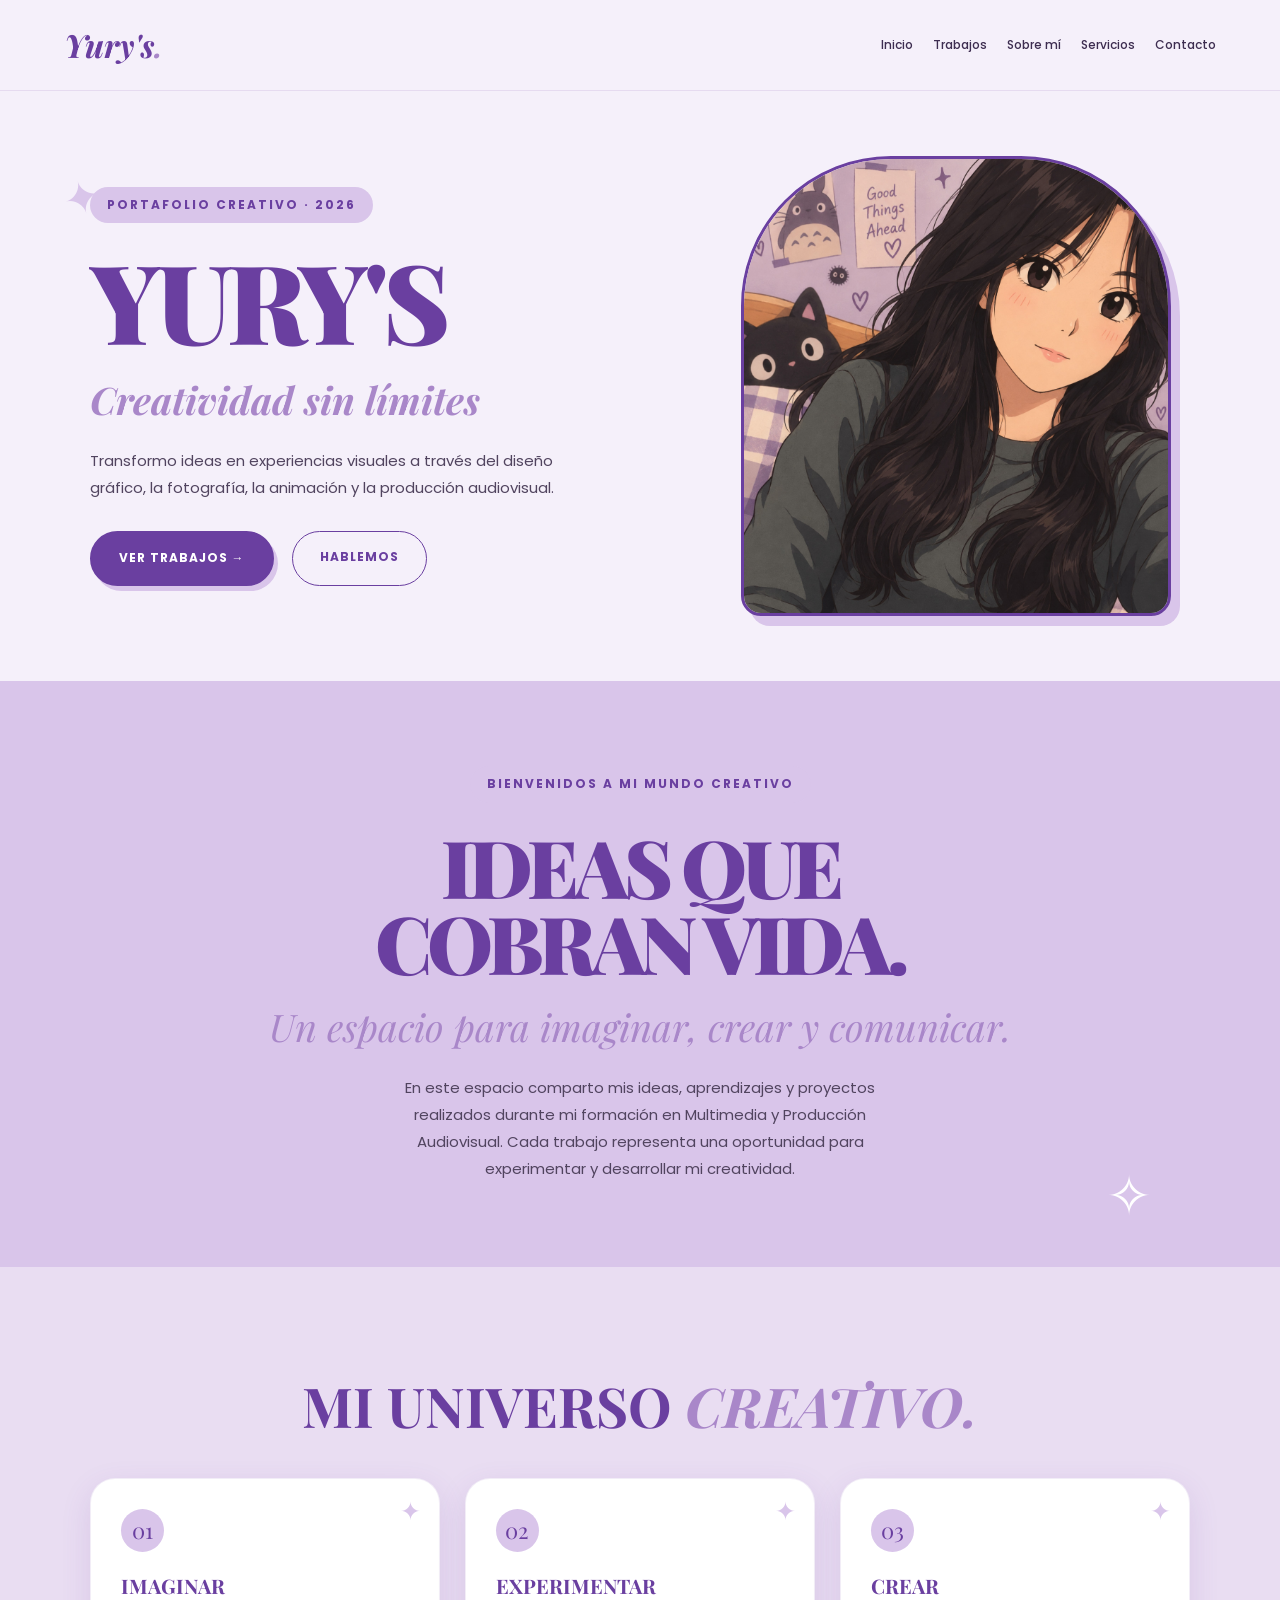
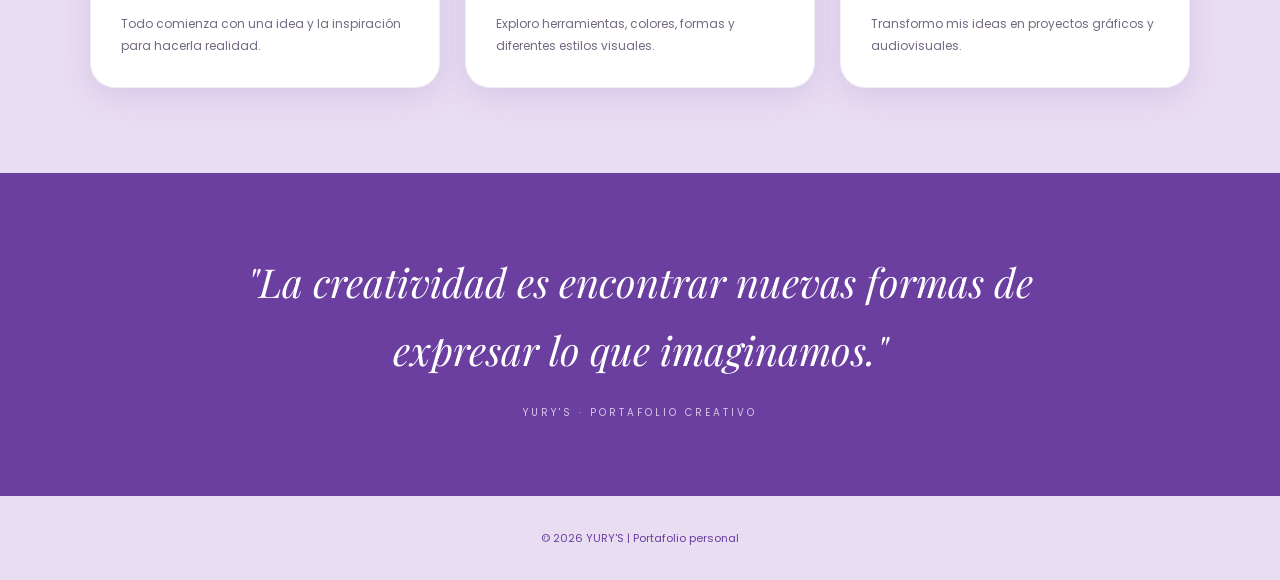
<file: index.html>
<!DOCTYPE html>
<html lang="es">
<head>
    <meta charset="UTF-8">
    <meta name="viewport" content="width=device-width, initial-scale=1.0">
    <title>Inicio | Yury's</title>
    <link rel="preconnect" href="https://fonts.googleapis.com">
    <link rel="preconnect" href="https://fonts.gstatic.com" crossorigin>
    <link href="https://fonts.googleapis.com/css2?family=Playfair+Display:ital,wght@0,500;0,600;0,700;1,500&family=Poppins:wght@300;400;500;600;700&display=swap" rel="stylesheet">
    <link rel="stylesheet" href="estilos.css">
</head>

<body>

    <header class="encabezado">
        <div class="contenedor">
            <a class="logo" href="index.html">Yury's<span>.</span></a>

            <nav class="menu">
                
                <a href="inicio.html">Inicio</a>
                <a href="trabajos.html">Trabajos</a>
                <a href="sobremi.html">Sobre mí</a>
                <a href="servicios.html">Servicios</a>
                <a href="contacto.html">Contacto</a>
            </nav>
        </div>
    </header>


<section class="hero">

    <div class="hero-texto">

        <span class="etiqueta-rosa">
            PORTAFOLIO CREATIVO · 2026
        </span>

        <h1 class="titulo-azul">
            YURY'S
        </h1>

        <h2 class="subtitulo-cursiva">
            Creatividad sin límites
        </h2>

        <p class="descripcion">
            Transformo ideas en experiencias visuales a través del
            diseño gráfico, la fotografía, la animación y la
            producción audiovisual.
        </p>

        <div class="botones-hero">

            <a href="trabajos.html" class="btn-rosa-sombra">
                VER TRABAJOS →
            </a>

            <a href="contacto.html" class="btn-borde">
                HABLEMOS
            </a>

        </div>

    </div>

    <div class="hero-imagen">

        <img src="liz.jpg"
             alt="Fotografía personal de Yury">

    </div>

</section>


    <main>

        <section class="pagina-intro">
            <span class="etiqueta-rosa">BIENVENIDOS A MI MUNDO CREATIVO</span>

            <h1 class="titulo-azul">
                IDEAS QUE
                <br>
                COBRAN VIDA.
            </h1>

            <p class="subtitulo-cursiva">
                Un espacio para imaginar, crear y comunicar.
            </p>

            <p class="descripcion">
                En este espacio comparto mis ideas, aprendizajes y proyectos
                realizados durante mi formación en Multimedia y Producción
                Audiovisual. Cada trabajo representa una oportunidad para
                experimentar y desarrollar mi creatividad.
            </p>
        </section>

        <section class="especialidades">
            <h2 class="titulo-seccion">
                MI UNIVERSO
                <span>CREATIVO.</span>
            </h2>

            <div class="contenedor-especialidades">

                <article class="tarjeta-especialidad">
                    <span>01</span>
                    <h3>IMAGINAR</h3>
                    <p>Todo comienza con una idea y la inspiración para hacerla realidad.</p>
                </article>

                <article class="tarjeta-especialidad">
                    <span>02</span>
                    <h3>EXPERIMENTAR</h3>
                    <p>Exploro herramientas, colores, formas y diferentes estilos visuales.</p>
                </article>

                <article class="tarjeta-especialidad">
                    <span>03</span>
                    <h3>CREAR</h3>
                    <p>Transformo mis ideas en proyectos gráficos y audiovisuales.</p>
                </article>

            </div>
        </section>

        <section class="frase-creativa">
            <p>
                "La creatividad es encontrar nuevas formas
                de expresar lo que imaginamos."
            </p>
            <span>YURY'S · PORTAFOLIO CREATIVO</span>
        </section>

    </main>

    <footer class="footer-simple">
        <p>© 2026 YURY'S | Portafolio personal</p>
    </footer>

</body>
</html>
</file>
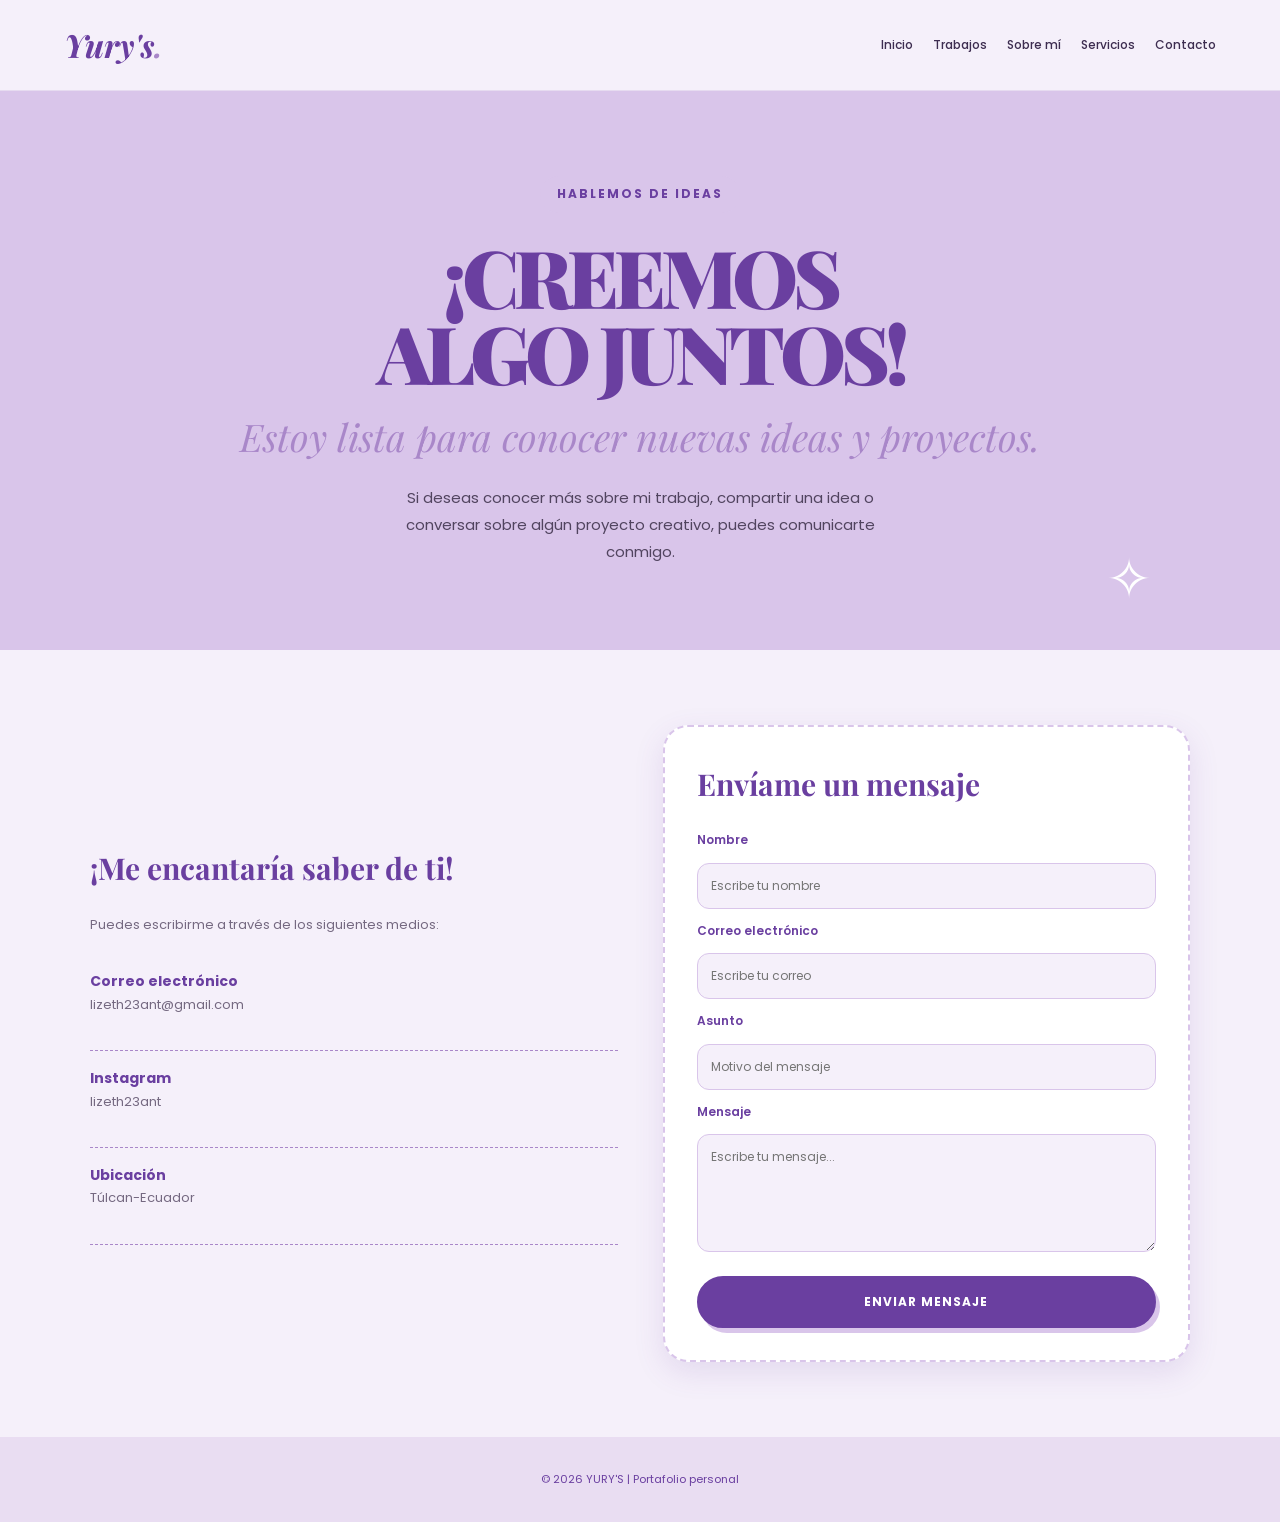
<file: contacto.html>
<!DOCTYPE html>
<html lang="es">
<head>
    <meta charset="UTF-8">
    <meta name="viewport" content="width=device-width, initial-scale=1.0">
    <title>Contacto | Yury's</title>
    <link rel="preconnect" href="https://fonts.googleapis.com">
    <link rel="preconnect" href="https://fonts.gstatic.com" crossorigin>
    <link href="https://fonts.googleapis.com/css2?family=Playfair+Display:ital,wght@0,500;0,600;0,700;1,500&family=Poppins:wght@300;400;500;600;700&display=swap" rel="stylesheet">
    <link rel="stylesheet" href="estilos.css">
</head>

<body>

  
    <header class="encabezado">
        <div class="contenedor">
            <a class="logo" href="index.html">Yury's<span>.</span></a>

            <nav class="menu">
                
                <a href="inicio.html">Inicio</a>
                <a href="trabajos.html">Trabajos</a>
                <a href="sobremi.html">Sobre mí</a>
                <a href="servicios.html">Servicios</a>
                <a href="contacto.html">Contacto</a>
            </nav>
        </div>
    </header>

    <main>

        <section class="pagina-intro">
            <span class="etiqueta-rosa">HABLEMOS DE IDEAS</span>

            <h1 class="titulo-azul">
                ¡CREEMOS
                <br>
                ALGO JUNTOS!
            </h1>

            <p class="subtitulo-cursiva">
                Estoy lista para conocer nuevas ideas y proyectos.
            </p>

            <p class="descripcion">
                Si deseas conocer más sobre mi trabajo, compartir una idea
                o conversar sobre algún proyecto creativo, puedes
                comunicarte conmigo.
            </p>
        </section>

        <section class="contacto-contenedor">

            <div class="contacto-info">

                <h2>¡Me encantaría saber de ti!</h2>

                <p>
                    Puedes escribirme a través de los siguientes medios:
                </p>

                <div>
                    <h3>Correo electrónico</h3>
                    <p>lizeth23ant@gmail.com</p>
                </div>

                <div>
                    <h3>Instagram</h3>
                    <p>lizeth23ant</p>
                </div>

                <div>
                    <h3>Ubicación</h3>
                    <p>Túlcan-Ecuador</p>
                </div>

            </div>

    
            <div class="contacto-formulario">

                <h2>Envíame un mensaje</h2>

                <form action="mailto:tucorreo@gmail.com"
                      method="post"
                      enctype="text/plain">

                    <label for="nombre">Nombre</label>
                    <input type="text" id="nombre" name="Nombre"
                           placeholder="Escribe tu nombre" required>

                    <label for="correo">Correo electrónico</label>
                    <input type="email" id="correo" name="Correo"
                           placeholder="Escribe tu correo" required>

                    <label for="asunto">Asunto</label>
                    <input type="text" id="asunto" name="Asunto"
                           placeholder="Motivo del mensaje">

                    <label for="mensaje">Mensaje</label>
                    <textarea id="mensaje" name="Mensaje"
                              rows="5"
                              placeholder="Escribe tu mensaje..."
                              required></textarea>

                    <button type="submit" class="btn-rosa-sombra">
                        ENVIAR MENSAJE
                    </button>

                </form>

            </div>

        </section>

    </main>

    <footer class="footer-simple">
        <p>© 2026 YURY'S | Portafolio personal</p>
    </footer>

</body>
</html>
</file>
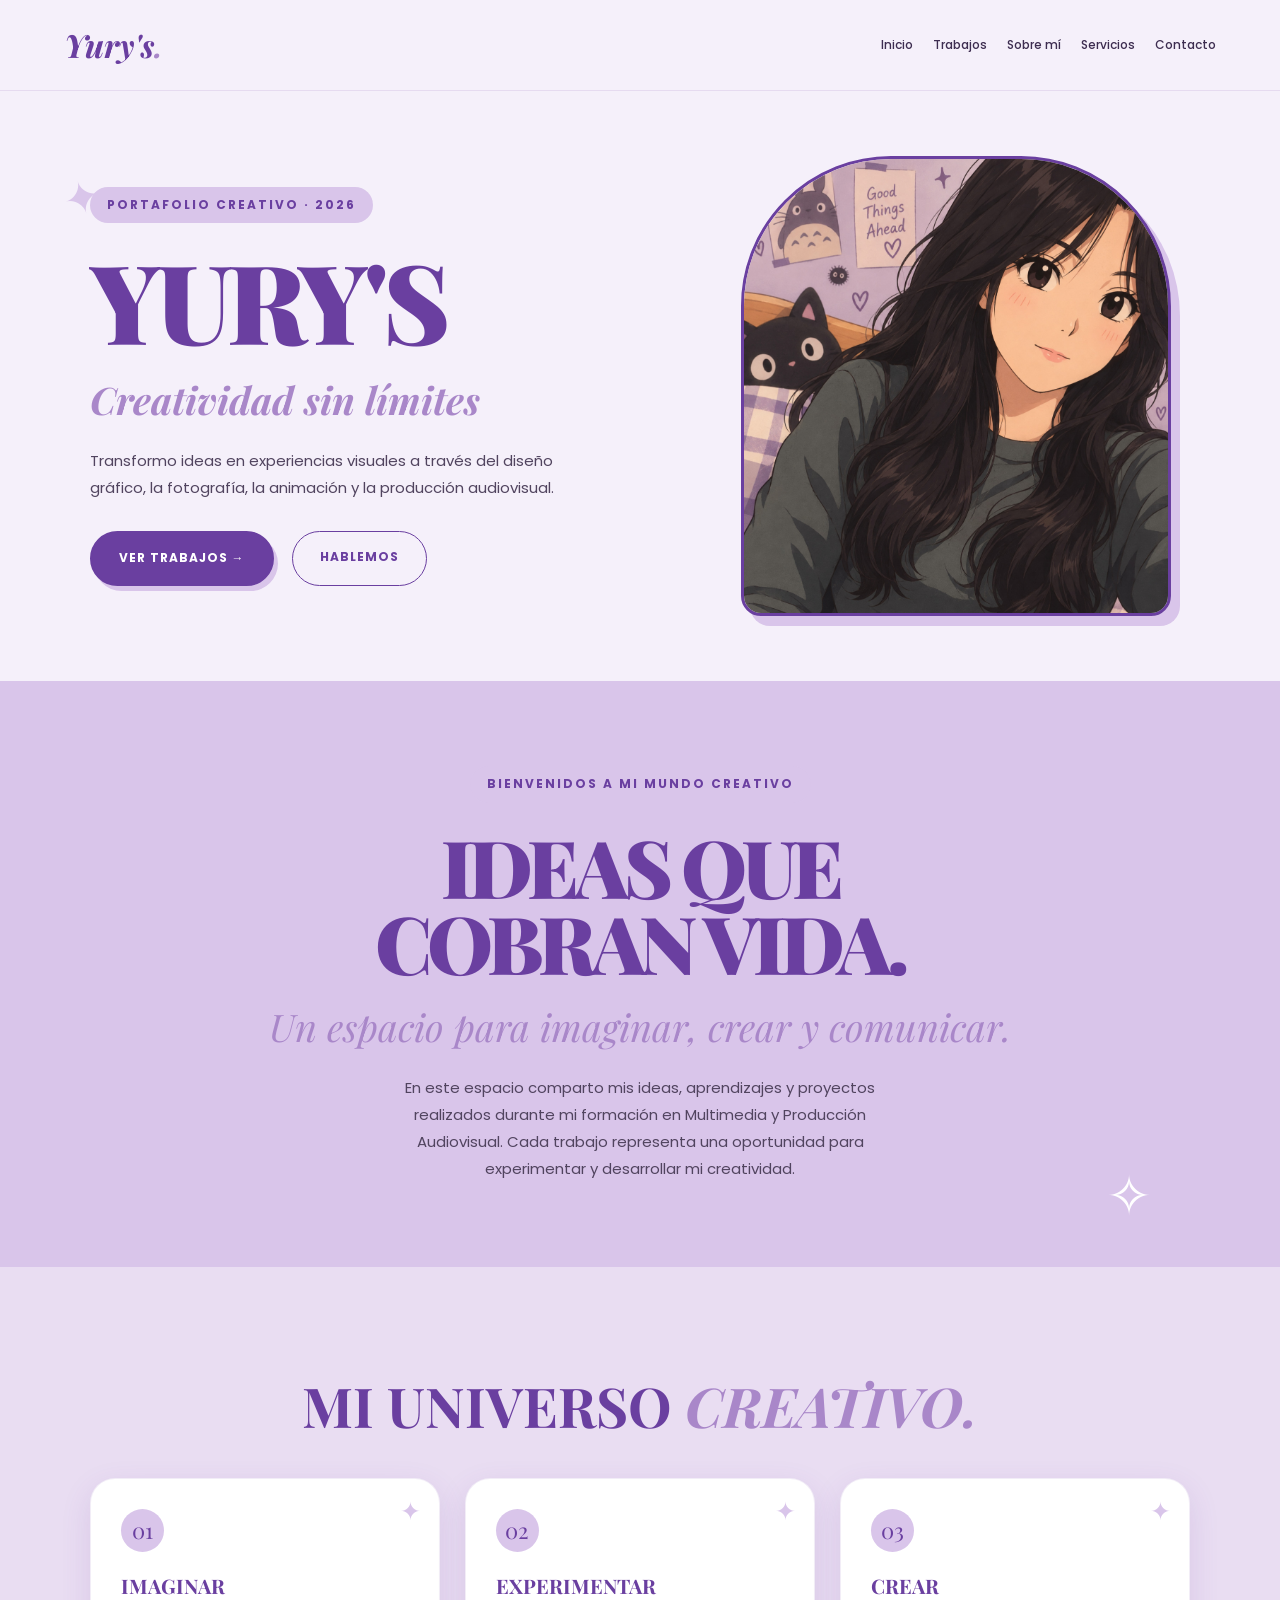
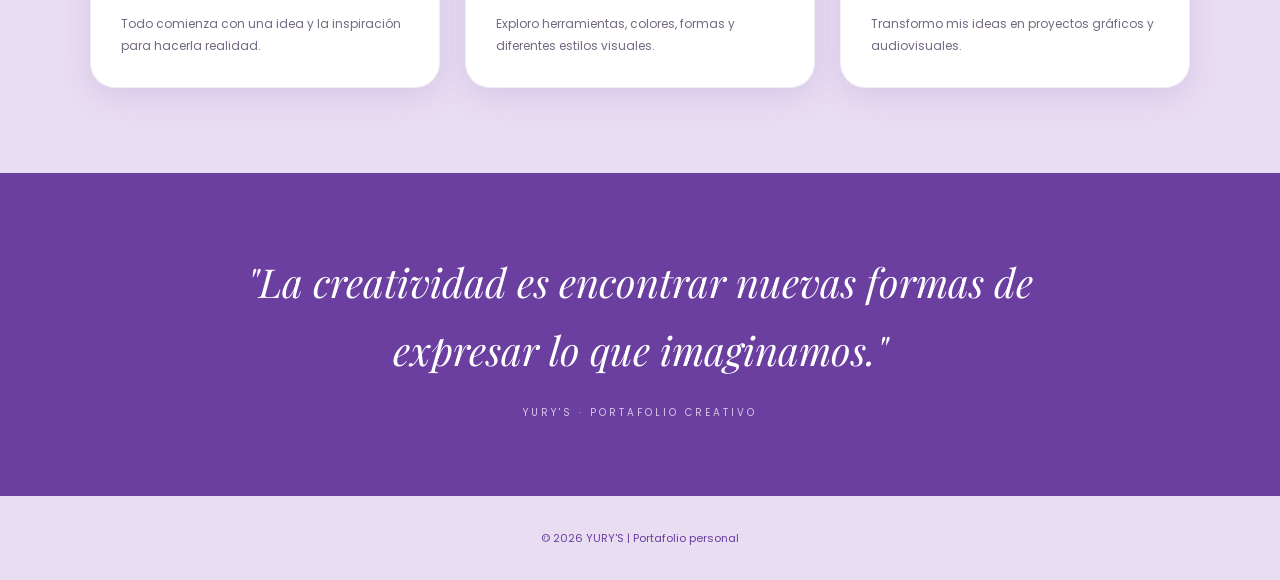
<file: inicio.html>
<!DOCTYPE html>
<html lang="es">
<head>
    <meta charset="UTF-8">
    <meta name="viewport" content="width=device-width, initial-scale=1.0">
    <title>Inicio | Yury's</title>
    <link rel="preconnect" href="https://fonts.googleapis.com">
    <link rel="preconnect" href="https://fonts.gstatic.com" crossorigin>
    <link href="https://fonts.googleapis.com/css2?family=Playfair+Display:ital,wght@0,500;0,600;0,700;1,500&family=Poppins:wght@300;400;500;600;700&display=swap" rel="stylesheet">
    <link rel="stylesheet" href="estilos.css">
</head>

<body>

    <header class="encabezado">
        <div class="contenedor">
            <a class="logo" href="index.html">Yury's<span>.</span></a>

            <nav class="menu">
                
                <a href="inicio.html">Inicio</a>
                <a href="trabajos.html">Trabajos</a>
                <a href="sobremi.html">Sobre mí</a>
                <a href="servicios.html">Servicios</a>
                <a href="contacto.html">Contacto</a>
            </nav>
        </div>
    </header>


<section class="hero">

    <div class="hero-texto">

        <span class="etiqueta-rosa">
            PORTAFOLIO CREATIVO · 2026
        </span>

        <h1 class="titulo-azul">
            YURY'S
        </h1>

        <h2 class="subtitulo-cursiva">
            Creatividad sin límites
        </h2>

        <p class="descripcion">
            Transformo ideas en experiencias visuales a través del
            diseño gráfico, la fotografía, la animación y la
            producción audiovisual.
        </p>

        <div class="botones-hero">

            <a href="trabajos.html" class="btn-rosa-sombra">
                VER TRABAJOS →
            </a>

            <a href="contacto.html" class="btn-borde">
                HABLEMOS
            </a>

        </div>

    </div>

    <div class="hero-imagen">

        <img src="liz.jpg"
             alt="Fotografía personal de Yury">

    </div>

</section>


    <main>

        <section class="pagina-intro">
            <span class="etiqueta-rosa">BIENVENIDOS A MI MUNDO CREATIVO</span>

            <h1 class="titulo-azul">
                IDEAS QUE
                <br>
                COBRAN VIDA.
            </h1>

            <p class="subtitulo-cursiva">
                Un espacio para imaginar, crear y comunicar.
            </p>

            <p class="descripcion">
                En este espacio comparto mis ideas, aprendizajes y proyectos
                realizados durante mi formación en Multimedia y Producción
                Audiovisual. Cada trabajo representa una oportunidad para
                experimentar y desarrollar mi creatividad.
            </p>
        </section>

        <section class="especialidades">
            <h2 class="titulo-seccion">
                MI UNIVERSO
                <span>CREATIVO.</span>
            </h2>

            <div class="contenedor-especialidades">

                <article class="tarjeta-especialidad">
                    <span>01</span>
                    <h3>IMAGINAR</h3>
                    <p>Todo comienza con una idea y la inspiración para hacerla realidad.</p>
                </article>

                <article class="tarjeta-especialidad">
                    <span>02</span>
                    <h3>EXPERIMENTAR</h3>
                    <p>Exploro herramientas, colores, formas y diferentes estilos visuales.</p>
                </article>

                <article class="tarjeta-especialidad">
                    <span>03</span>
                    <h3>CREAR</h3>
                    <p>Transformo mis ideas en proyectos gráficos y audiovisuales.</p>
                </article>

            </div>
        </section>

        <section class="frase-creativa">
            <p>
                "La creatividad es encontrar nuevas formas
                de expresar lo que imaginamos."
            </p>
            <span>YURY'S · PORTAFOLIO CREATIVO</span>
        </section>

    </main>

    <footer class="footer-simple">
        <p>© 2026 YURY'S | Portafolio personal</p>
    </footer>

</body>
</html>
</file>
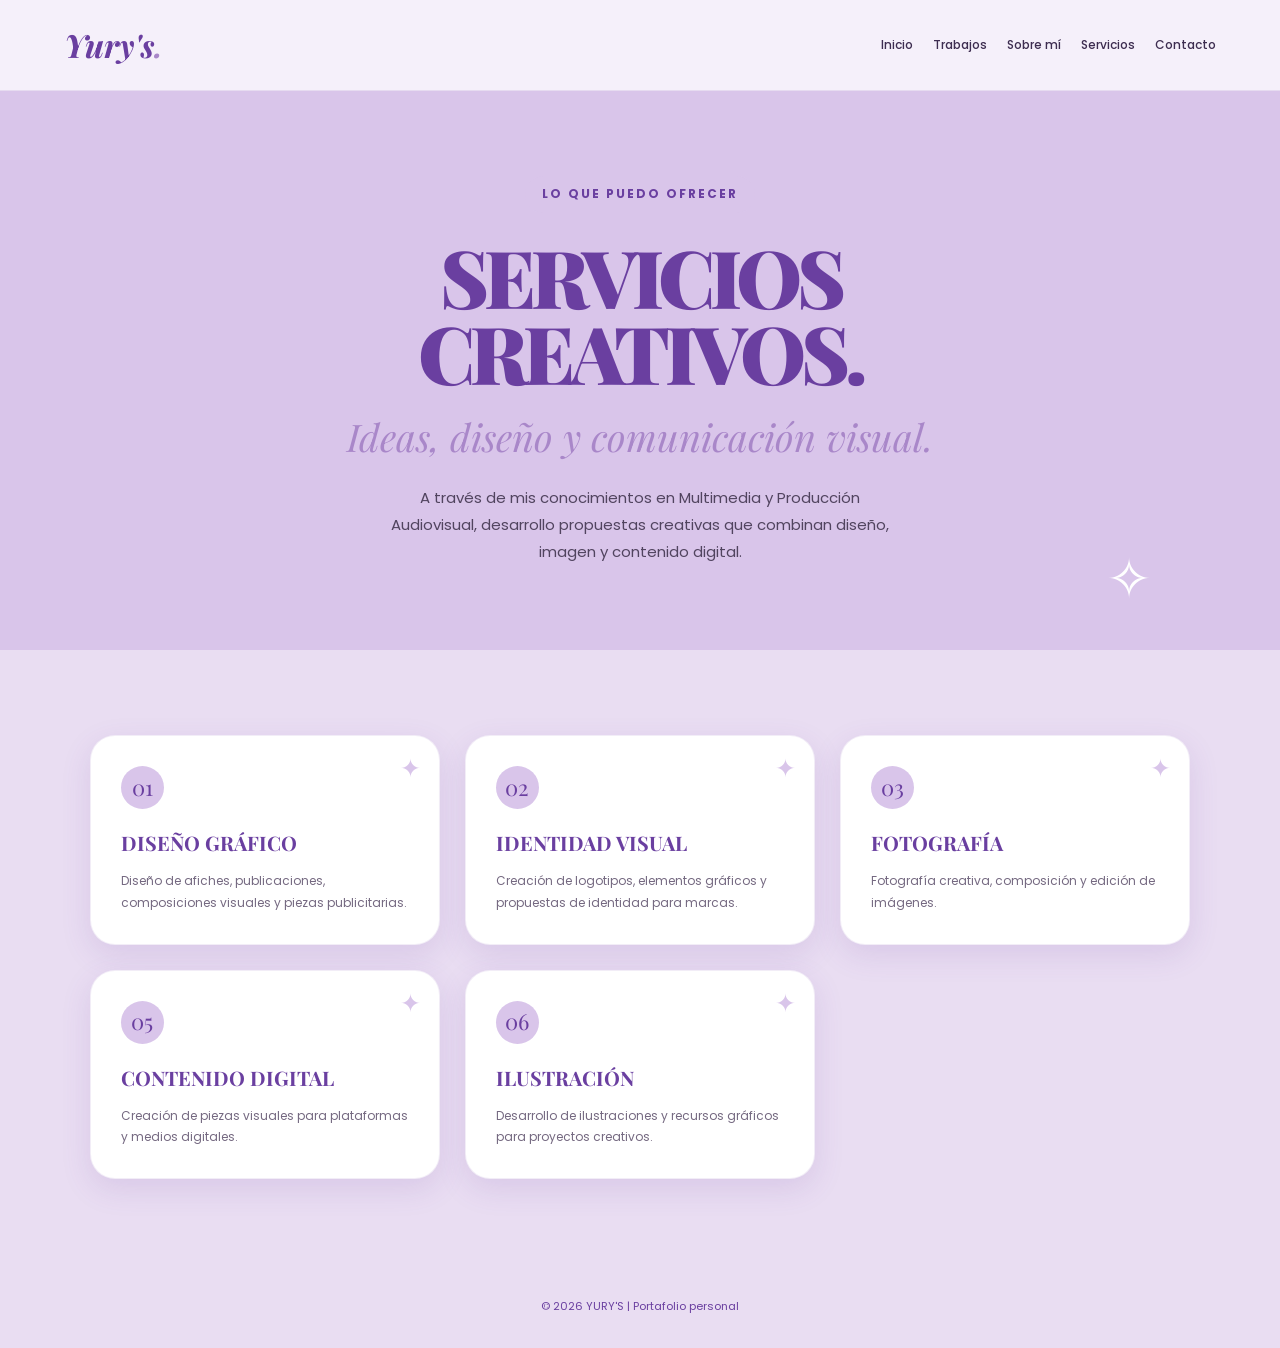
<file: servicios.html>
<!DOCTYPE html>
<html lang="es">
<head>
    <meta charset="UTF-8">
    <meta name="viewport" content="width=device-width, initial-scale=1.0">
    <title>Servicios | Yury's</title>
    <link rel="preconnect" href="https://fonts.googleapis.com">
    <link rel="preconnect" href="https://fonts.gstatic.com" crossorigin>
    <link href="https://fonts.googleapis.com/css2?family=Playfair+Display:ital,wght@0,500;0,600;0,700;1,500&family=Poppins:wght@300;400;500;600;700&display=swap" rel="stylesheet">
    <link rel="stylesheet" href="estilos.css">
</head>

<body>

    <header class="encabezado">
        <div class="contenedor">
            <a class="logo" href="index.html">Yury's<span>.</span></a>

            <nav class="menu">
                
                <a href="inicio.html">Inicio</a>
                <a href="trabajos.html">Trabajos</a>
                <a href="sobremi.html">Sobre mí</a>
                <a href="servicios.html">Servicios</a>
                <a href="contacto.html">Contacto</a>
            </nav>
        </div>
    </header>

    <main>
         
        <section class="pagina-intro">
            <span class="etiqueta-rosa">LO QUE PUEDO OFRECER</span>

            <h1 class="titulo-azul">
                SERVICIOS
                <br>
                CREATIVOS.
            </h1>

            <p class="subtitulo-cursiva">
                Ideas, diseño y comunicación visual.
            </p>

            <p class="descripcion">
                A través de mis conocimientos en Multimedia y Producción
                Audiovisual, desarrollo propuestas creativas que combinan
                diseño, imagen y contenido digital.
            </p>
        </section>

     
        <section class="especialidades">

            <div class="contenedor-especialidades">

                <article class="tarjeta-especialidad">
                    <span>01</span>
                    <h3>DISEÑO GRÁFICO</h3>
                    <p>
                        Diseño de afiches, publicaciones, composiciones
                        visuales y piezas publicitarias.
                    </p>
                </article>

                <article class="tarjeta-especialidad">
                    <span>02</span>
                    <h3>IDENTIDAD VISUAL</h3>
                    <p>
                        Creación de logotipos, elementos gráficos
                        y propuestas de identidad para marcas.
                    </p>
                </article>

                <article class="tarjeta-especialidad">
                    <span>03</span>
                    <h3>FOTOGRAFÍA</h3>
                    <p>
                        Fotografía creativa, composición y edición
                        de imágenes.
                    </p>
                </article>


                <article class="tarjeta-especialidad">
                    <span>05</span>
                    <h3>CONTENIDO DIGITAL</h3>
                    <p>
                        Creación de piezas visuales para plataformas
                        y medios digitales.
                    </p>
                </article>

                <article class="tarjeta-especialidad">
                    <span>06</span>
                    <h3>ILUSTRACIÓN</h3>
                    <p>
                        Desarrollo de ilustraciones y recursos
                        gráficos para proyectos creativos.
                    </p>
                </article>

            </div>

        </section>

    </main>

    <footer class="footer-simple">
        <p>© 2026 YURY'S | Portafolio personal</p>
    </footer>

</body>
</html>
</file>
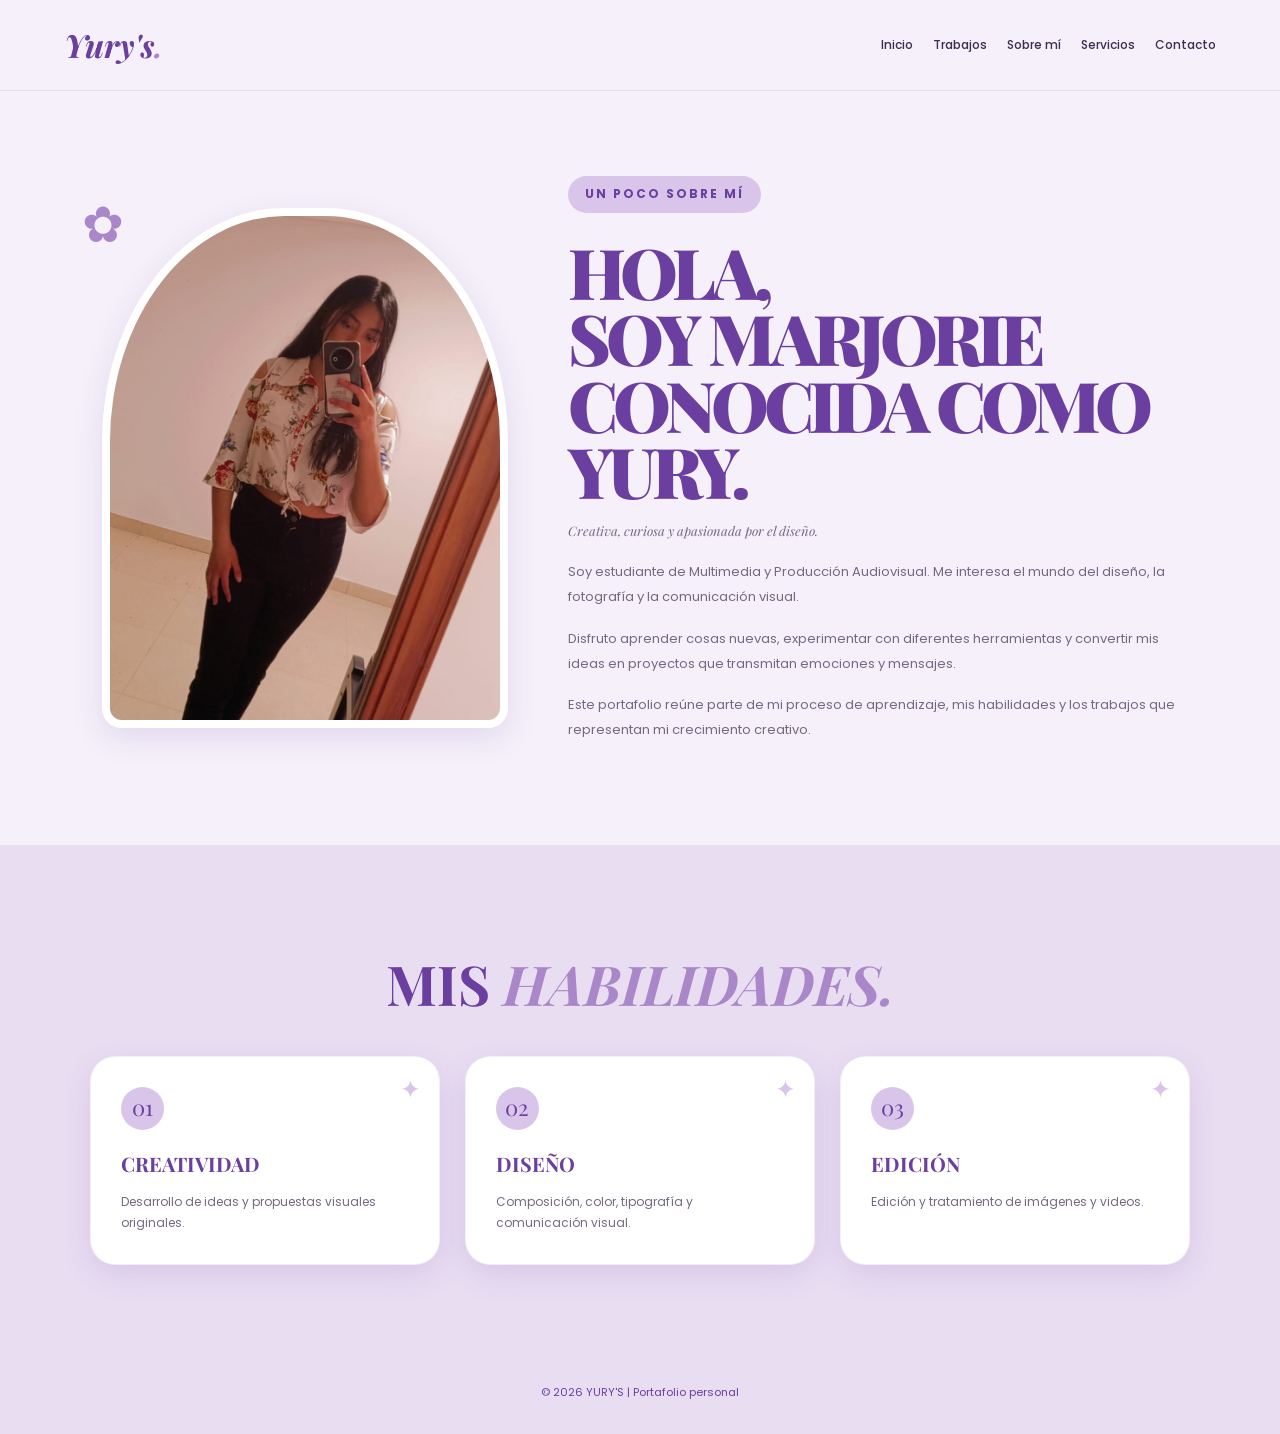
<file: sobremi.html>
<!DOCTYPE html>
<html lang="es">
<head>
    <meta charset="UTF-8">
    <meta name="viewport" content="width=device-width, initial-scale=1.0">
    <title>Sobre mí | Yury's</title>
    <link rel="preconnect" href="https://fonts.googleapis.com">
    <link rel="preconnect" href="https://fonts.gstatic.com" crossorigin>
    <link href="https://fonts.googleapis.com/css2?family=Playfair+Display:ital,wght@0,500;0,600;0,700;1,500&family=Poppins:wght@300;400;500;600;700&display=swap" rel="stylesheet">
    <link rel="stylesheet" href="estilos.css">
</head>

<body>

   
    <header class="encabezado">
        <div class="contenedor">
            <a class="logo" href="index.html">Yury's<span>.</span></a>

            <nav class="menu">
               
                <a href="inicio.html">Inicio</a>
                <a href="trabajos.html">Trabajos</a>
                <a href="sobremi.html">Sobre mí</a>
                <a href="servicios.html">Servicios</a>
                <a href="contacto.html">Contacto</a>
            </nav>
        </div>
    </header>

   
    <main>

     
        <section class="sobre-contenedor">

            <div class="sobre-foto">
                <img src="liz 2.jpeg" alt="Fotografía personal de Yury">
            </div>

            <div class="sobre-texto">
                <span class="etiqueta-rosa">UN POCO SOBRE MÍ</span>

                <h1 class="titulo-azul">
                    HOLA,
                    <br>
                    SOY MARJORIE CONOCIDA COMO YURY.
                </h1>

                <p class="subtitulo-cursiva">
                    Creativa, curiosa y apasionada por el diseño.
                </p>

                <p>
                    Soy estudiante de Multimedia y Producción Audiovisual.
                    Me interesa el mundo del diseño, la fotografía y la
                    comunicación visual.
                </p>

                <p>
                    Disfruto aprender cosas nuevas, experimentar con
                    diferentes herramientas y convertir mis ideas en
                    proyectos que transmitan emociones y mensajes.
                </p>

                <p>
                    Este portafolio reúne parte de mi proceso de aprendizaje,
                    mis habilidades y los trabajos que representan mi
                    crecimiento creativo.
                </p>
            </div>

        </section>

       
        <section class="especialidades">

            <h2 class="titulo-seccion">
                MIS
                <span>HABILIDADES.</span>
            </h2>

            <div class="contenedor-especialidades">

                <article class="tarjeta-especialidad">
                    <span>01</span>
                    <h3>CREATIVIDAD</h3>
                    <p>Desarrollo de ideas y propuestas visuales originales.</p>
                </article>

                <article class="tarjeta-especialidad">
                    <span>02</span>
                    <h3>DISEÑO</h3>
                    <p>Composición, color, tipografía y comunicación visual.</p>
                </article>

                <article class="tarjeta-especialidad">
                    <span>03</span>
                    <h3>EDICIÓN</h3>
                    <p>Edición y tratamiento de imágenes y videos.</p>
                </article>

            </div>

        </section>

    </main>

    <footer class="footer-simple">
        <p>© 2026 YURY'S | Portafolio personal</p>
    </footer>

</body>
</html>
</file>
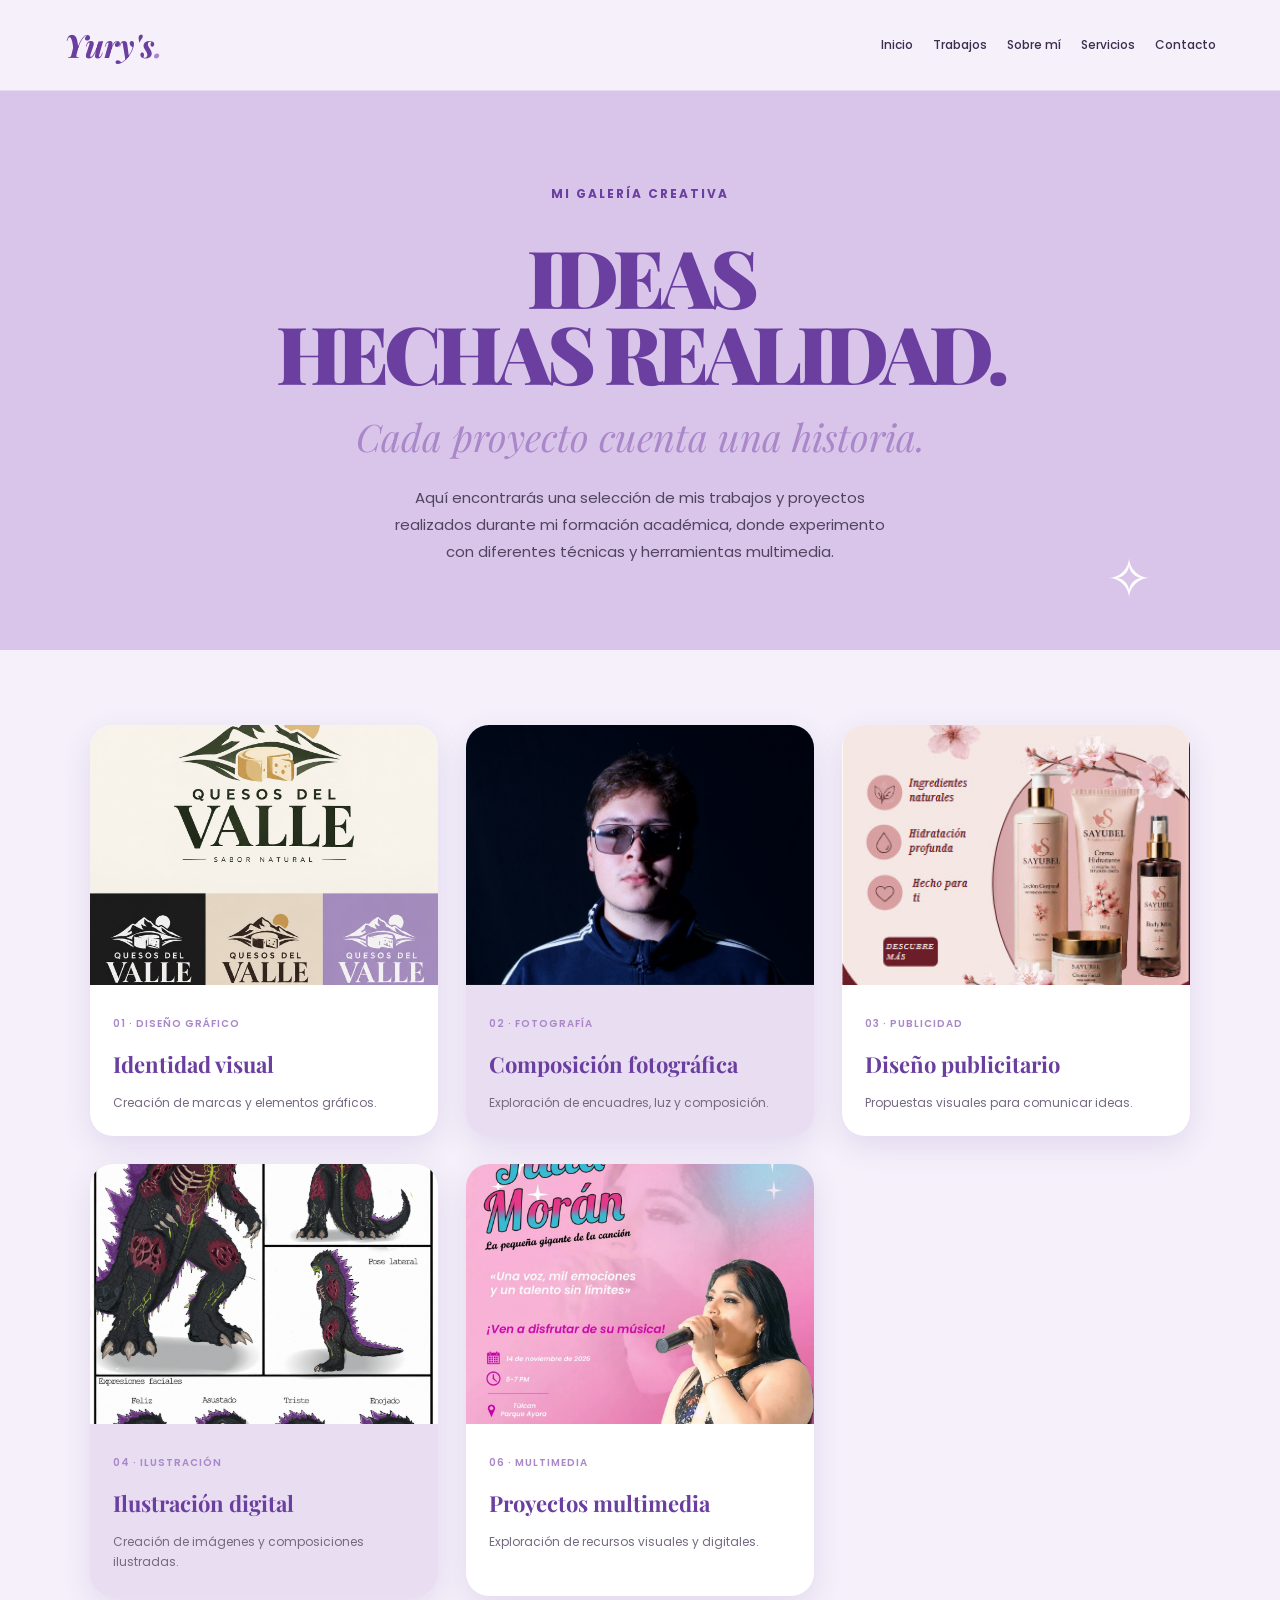
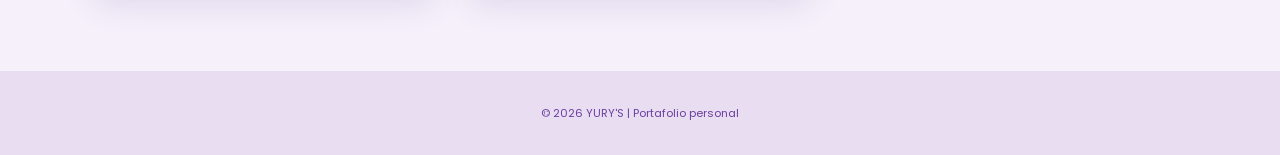
<file: trabajos.html>
<!DOCTYPE html>
<html lang="es">
<head>
    <meta charset="UTF-8">
    <meta name="viewport" content="width=device-width, initial-scale=1.0">
    <title>Trabajos | Yury's</title>
    <link rel="preconnect" href="https://fonts.googleapis.com">
    <link rel="preconnect" href="https://fonts.gstatic.com" crossorigin>
    <link href="https://fonts.googleapis.com/css2?family=Playfair+Display:ital,wght@0,500;0,600;0,700;1,500&family=Poppins:wght@300;400;500;600;700&display=swap" rel="stylesheet">
    <link rel="stylesheet" href="estilos.css">
</head>

<body>

    <header class="encabezado">
        <div class="contenedor">
            <a class="logo" href="index.html">Yury's<span>.</span></a>

            <nav class="menu">
               
                <a href="inicio.html">Inicio</a>
                <a href="trabajos.html">Trabajos</a>
                <a href="sobremi.html">Sobre mí</a>
                <a href="servicios.html">Servicios</a>
                <a href="contacto.html">Contacto</a>
            </nav>
        </div>
    </header>

    <main>

     
        <section class="pagina-intro">
            <span class="etiqueta-rosa">MI GALERÍA CREATIVA</span>

            <h1 class="titulo-azul">
                IDEAS
                <br>
                HECHAS REALIDAD.
            </h1>

            <p class="subtitulo-cursiva">
                Cada proyecto cuenta una historia.
            </p>

            <p class="descripcion">
                Aquí encontrarás una selección de mis trabajos y proyectos
                realizados durante mi formación académica, donde experimento
                con diferentes técnicas y herramientas multimedia.
            </p>
        </section>

    
        <section class="galeria-trabajos">

            <article class="tarjeta-trabajo">
                <img src="marca.jpeg" alt="Proyecto de identidad visual">
                <div>
                    <span>01 · DISEÑO GRÁFICO</span>
                    <h3>Identidad visual</h3>
                    <p>Creación de marcas y elementos gráficos.</p>
                </div>
            </article>

            <article class="tarjeta-trabajo">
                <img src="sebas foto.jpeg" alt="Proyecto de fotografía">
                <div>
                    <span>02 · FOTOGRAFÍA</span>
                    <h3>Composición fotográfica</h3>
                    <p>Exploración de encuadres, luz y composición.</p>
                </div>
            </article>

            <article class="tarjeta-trabajo">
                <img src="afiche.jpeg" alt="Proyecto de diseño publicitario">
                <div>
                    <span>03 · PUBLICIDAD</span>
                    <h3>Diseño publicitario</h3>
                    <p>Propuestas visuales para comunicar ideas.</p>
                </div>
            </article>

            <article class="tarjeta-trabajo">
                <img src="illu.jpeg" alt="Proyecto de ilustración">
                <div>
                    <span>04 · ILUSTRACIÓN</span>
                    <h3>Ilustración digital</h3>
                    <p>Creación de imágenes y composiciones ilustradas.</p>
                </div>
            </article>

    

            <article class="tarjeta-trabajo">
                <img src="post.jpeg" alt="Proyecto multimedia">
                <div>
                    <span>06 · MULTIMEDIA</span>
                    <h3>Proyectos multimedia</h3>
                    <p>Exploración de recursos visuales y digitales.</p>
                </div>
            </article>

        </section>

    </main>

    <footer class="footer-simple">
        <p>© 2026 YURY'S | Portafolio personal</p>
    </footer>

</body>
</html>
</file>
<file: estilos.css>
:root {
    --morado: #6A3FA0;
    --lila: #A987C9;
    --lavanda: #D9C5EA;
    --fondo: #F5F0FA;
    --blanco: #FFFFFF;
    --texto: #51445F;
    --oscuro: #3D2D50;
    --sombra: 0 10px 30px rgba(106, 63, 160, 0.13);
}

* {
    margin: 0;
    padding: 0;
    box-sizing: border-box;
}

html {
    scroll-behavior: smooth;
}

body {
    font-family: 'Poppins', sans-serif;
    background: var(--fondo);
    color: var(--texto);
    line-height: 1.7;
    overflow-x: hidden;
}

a {
    text-decoration: none;
    color: inherit;
}

img {
    width: 100%;
    display: block;
    object-fit: cover;
}

button {
    font-family: 'Poppins', sans-serif;
}

.contenedor {
    width: 90%;
    max-width: 1250px;
    margin: auto;
}


.encabezado {
    width: 100%;
    padding: 18px 0;
    background: rgba(245, 240, 250, 0.95);
    position: sticky;
    top: 0;
    z-index: 1000;
    backdrop-filter: blur(12px);
    border-bottom: 1px solid rgba(169, 135, 201, 0.2);
}

.encabezado .contenedor {
    display: flex;
    justify-content: space-between;
    align-items: center;
    gap: 20px;
}

.logo {
    font-family: 'Playfair Display', serif;
    font-size: 32px;
    font-weight: 700;
    color: var(--morado);
    font-style: italic;
}

.logo span {
    color: var(--lila);
}

.menu {
    display: flex;
    align-items: center;
    gap: 20px;
    flex-wrap: wrap;
}

.menu a {
    font-size: 12px;
    font-weight: 500;
    color: var(--oscuro);
    transition: 0.3s;
}

.menu a:hover {
    color: var(--lila);
    transform: translateY(-2px);
}


.hero {
    min-height: 620px;
    padding: 70px 8%;
    display: grid;
    grid-template-columns: 1.1fr 0.9fr;
    align-items: center;
    gap: 50px;
    position: relative;
}

.hero::before {
    content: "✦";
    position: absolute;
    top: 70px;
    left: 5%;
    font-size: 45px;
    color: var(--lavanda);
    transform: rotate(-15deg);
}

.hero-texto {
    max-width: 650px;
    position: relative;
    z-index: 2;
}

.etiqueta-rosa {
    display: inline-block;
    padding: 8px 17px;
    border-radius: 30px;
    background: var(--lavanda);
    color: var(--morado);
    font-size: 10px;
    font-weight: 600;
    letter-spacing: 2px;
}

.titulo-azul {
    font-family: 'Playfair Display', serif;
    font-size: clamp(55px, 8vw, 95px);
    line-height: 1.05;
    color: var(--morado);
    margin: 25px 0 15px;
}

.subtitulo-cursiva {
    font-family: 'Playfair Display', serif;
    font-style: italic;
    font-size: 26px;
    color: var(--lila);
    margin-bottom: 20px;
}

.descripcion {
    font-size: 14px;
    line-height: 1.9;
    max-width: 530px;
    color: #756981;
}

.botones-hero {
    display: flex;
    gap: 15px;
    flex-wrap: wrap;
    margin-top: 30px;
}

.btn-rosa-sombra,
.btn-borde {
    display: inline-block;
    padding: 13px 24px;
    border-radius: 30px;
    font-size: 11px;
    font-weight: 600;
    letter-spacing: 1px;
    transition: 0.3s;
    cursor: pointer;
}

.btn-rosa-sombra {
    background: var(--morado);
    color: var(--blanco);
    border: 2px solid var(--morado);
    box-shadow: var(--sombra);
}

.btn-rosa-sombra:hover {
    background: var(--lila);
    border-color: var(--lila);
    transform: translateY(-4px);
}

.btn-borde {
    border: 2px solid var(--morado);
    color: var(--morado);
}

.btn-borde:hover {
    background: var(--morado);
    color: var(--blanco);
}

.hero-firma {
    margin-top: 35px;
    font-size: 10px;
    color: var(--lila);
    letter-spacing: 3px;
}

.hero-imagen {
    position: relative;
    max-width: 460px;
    margin: auto;
}

.hero-imagen img {
    height: 480px;
    border-radius: 48% 48% 25px 25px;
    box-shadow: var(--sombra);
    border: 8px solid var(--blanco);
}

.imagen-etiqueta {
    position: absolute;
    bottom: 25px;
    left: -25px;
    background: var(--blanco);
    color: var(--morado);
    padding: 12px 18px;
    border-radius: 30px;
    font-size: 10px;
    letter-spacing: 1px;
    box-shadow: var(--sombra);
}


.pagina-intro {
    padding: 85px 7%;
    text-align: center;
    background: var(--lavanda);
    position: relative;
}

.pagina-intro::after {
    content: "✧";
    position: absolute;
    right: 10%;
    bottom: 25px;
    font-size: 55px;
    color: var(--blanco);
}

.pagina-intro .titulo-azul {
    font-size: clamp(48px, 7vw, 80px);
}

.pagina-intro .descripcion {
    margin: auto;
}



.especialidades {
    padding: 85px 7%;
    text-align: center;
    background: #E9DDF2;
}

.titulo-seccion {
    font-family: 'Playfair Display', serif;
    color: var(--morado);
    font-size: clamp(35px, 5vw, 55px);
    line-height: 1.2;
    margin: 20px 0 40px;
}

.titulo-seccion span {
    color: var(--lila);
    font-style: italic;
}

.contenedor-especialidades {
    display: grid;
    grid-template-columns: repeat(3, 1fr);
    gap: 25px;
    max-width: 1200px;
    margin: auto;
}

.tarjeta-especialidad {
    background: var(--blanco);
    padding: 30px;
    border-radius: 25px;
    text-align: left;
    box-shadow: var(--sombra);
    transition: 0.35s;
    border: 1px solid rgba(169, 135, 201, 0.15);
    position: relative;
    overflow: hidden;
}

.tarjeta-especialidad::after {
    content: "✦";
    position: absolute;
    right: 18px;
    top: 12px;
    color: var(--lavanda);
    font-size: 25px;
}

.tarjeta-especialidad:hover {
    transform: translateY(-10px) rotate(-1deg);
    box-shadow: 0 15px 35px rgba(106, 63, 160, 0.2);
}

.tarjeta-especialidad span {
    display: inline-flex;
    width: 43px;
    height: 43px;
    align-items: center;
    justify-content: center;
    border-radius: 50%;
    background: var(--lavanda);
    color: var(--morado);
    font-family: 'Playfair Display', serif;
    font-size: 22px;
}

.tarjeta-especialidad h3 {
    font-family: 'Playfair Display', serif;
    font-size: 20px;
    color: var(--morado);
    margin: 17px 0 10px;
}

.tarjeta-especialidad p {
    color: #756981;
    font-size: 12px;
    line-height: 1.8;
}


.destacados {
    padding: 85px 7%;
    text-align: center;
    background: var(--fondo);
}

.mini-galeria {
    display: grid;
    grid-template-columns: repeat(2, 1fr);
    gap: 30px;
    max-width: 1000px;
    margin: auto;
}

.mini-galeria a {
    position: relative;
    overflow: hidden;
    border-radius: 25px;
    border: 7px solid var(--blanco);
    box-shadow: var(--sombra);
}

.mini-galeria img {
    height: 350px;
    transition: 0.5s;
}

.mini-galeria a:hover img {
    transform: scale(1.08);
}

.mini-galeria strong {
    position: absolute;
    bottom: 0;
    left: 0;
    width: 100%;
    padding: 25px;
    color: var(--blanco);
    text-align: left;
    font-size: 13px;
    letter-spacing: 2px;
    background: linear-gradient(transparent, rgba(45, 30, 65, 0.8));
}

.boton-separado {
    margin-top: 35px;
}


.galeria-trabajos {
    padding: 75px 7%;
    display: grid;
    grid-template-columns: repeat(3, 1fr);
    gap: 28px;
}

.tarjeta-trabajo {
    background: var(--blanco);
    border-radius: 23px;
    overflow: hidden;
    box-shadow: var(--sombra);
    transition: 0.35s;
}

.tarjeta-trabajo:nth-child(even) {
    background: #E9DDF2;
}

.tarjeta-trabajo:hover {
    transform: translateY(-8px) rotate(-1deg);
}

.tarjeta-trabajo img {
    height: 260px;
    transition: 0.4s;
}

.tarjeta-trabajo:hover img {
    transform: scale(1.05);
}

.tarjeta-trabajo div {
    padding: 23px;
}

.tarjeta-trabajo span {
    font-size: 10px;
    color: var(--lila);
    font-weight: 600;
    letter-spacing: 1px;
}

.tarjeta-trabajo h3 {
    font-family: 'Playfair Display', serif;
    font-size: 22px;
    color: var(--morado);
    margin: 10px 0;
}

.tarjeta-trabajo p {
    font-size: 12px;
    color: #756981;
}


.sobre-contenedor {
    padding: 85px 8%;
    display: grid;
    grid-template-columns: 0.8fr 1.2fr;
    gap: 60px;
    align-items: center;
}

.sobre-foto {
    position: relative;
}

.sobre-foto::before {
    content: "✿";
    position: absolute;
    top: -25px;
    left: -20px;
    color: var(--lila);
    font-size: 50px;
}

.sobre-foto img {
    height: 520px;
    border-radius: 45% 45% 20px 20px;
    border: 8px solid var(--blanco);
    box-shadow: var(--sombra);
}

.sobre-texto h1 {
    font-size: 70px;
}

.sobre-texto p {
    font-size: 13px;
    color: #756981;
    margin-bottom: 17px;
    line-height: 1.9;
}


.contacto-contenedor {
    padding: 75px 7%;
    display: grid;
    grid-template-columns: 1fr 1fr;
    gap: 45px;
    align-items: center;
}

.contacto-info h2,
.contacto-formulario h2 {
    font-family: 'Playfair Display', serif;
    color: var(--morado);
    font-size: 30px;
    margin-bottom: 20px;
}

.contacto-info p {
    font-size: 13px;
    color: #756981;
    margin-bottom: 18px;
}

.contacto-info div {
    padding: 16px 0;
    border-bottom: 1px dashed var(--lila);
}

.contacto-info h3 {
    color: var(--morado);
    font-size: 14px;
}

.contacto-formulario {
    background: var(--blanco);
    padding: 32px;
    border-radius: 25px;
    box-shadow: var(--sombra);
    border: 2px dashed var(--lavanda);
}

.contacto-formulario form {
    display: flex;
    flex-direction: column;
    gap: 12px;
}

.contacto-formulario label {
    color: var(--morado);
    font-size: 12px;
    font-weight: 600;
}

.contacto-formulario input,
.contacto-formulario textarea {
    width: 100%;
    padding: 13px;
    border: 1px solid var(--lavanda);
    border-radius: 12px;
    background: var(--fondo);
    font-family: 'Poppins', sans-serif;
    font-size: 12px;
    outline: none;
}

.contacto-formulario input:focus,
.contacto-formulario textarea:focus {
    border-color: var(--morado);
}

.contacto-formulario textarea {
    resize: vertical;
}

.contacto-formulario button {
    margin-top: 12px;
}


.frase-creativa {
    padding: 75px 7%;
    text-align: center;
    background: var(--morado);
    color: var(--blanco);
}

.frase-creativa p {
    font-family: 'Playfair Display', serif;
    font-style: italic;
    font-size: clamp(25px, 4vw, 40px);
    max-width: 850px;
    margin: auto;
}

.frase-creativa span {
    display: block;
    margin-top: 20px;
    color: var(--lavanda);
    font-size: 10px;
    letter-spacing: 3px;
}


.footer-simple {
    padding: 28px 7%;
    text-align: center;
    background: #E9DDF2;
    color: var(--morado);
}

.footer-simple p {
    font-size: 11px;
    margin: 5px 0;
}


.hero {
    min-height: 570px;
    padding: 65px 7%;
    display: grid;
    grid-template-columns: 1.1fr 0.9fr;
    align-items: center;
    gap: 60px;
    background: var(--fondo);
}

.hero-texto {
    max-width: 600px;
}

.etiqueta-rosa {
    display: inline-block;
    color: var(--morado);
    font-family: 'Poppins', sans-serif;
    font-size: 12px;
    font-weight: 700;
    letter-spacing: 2px;
    margin-bottom: 15px;
}

.titulo-azul {
    font-family: 'Playfair Display', serif;
    font-size: 110px;
    font-weight: 900;
    line-height: 0.95;
    color: var(--morado);
    margin: 10px 0;
    letter-spacing: -5px;
}

.subtitulo-cursiva {
    font-family: 'Playfair Display', serif;
    font-size: 38px;
    font-style: italic;
    color: var(--lila);
    margin: 15px 0;
}

.descripcion {
    font-family: 'Poppins', sans-serif;
    font-size: 15px;
    line-height: 1.8;
    max-width: 500px;
    color: var(--texto);
}

.botones-hero {
    display: flex;
    gap: 18px;
    margin-top: 30px;
}

.btn-rosa-sombra {
    background: var(--morado);
    color: white;
    padding: 15px 27px;
    border-radius: 35px;
    font-weight: 700;
    font-size: 12px;
    box-shadow: 4px 5px 0 var(--lavanda);
    transition: 0.3s;
}

.btn-rosa-sombra:hover {
    background: var(--lila);
    transform: translateY(-5px);
}

.btn-borde {
    border: 1.5px solid var(--morado);
    color: var(--morado);
    padding: 15px 27px;
    border-radius: 35px;
    font-size: 12px;
    font-weight: 700;
    transition: 0.3s;
}

.btn-borde:hover {
    background: var(--morado);
    color: white;
    transform: translateY(-5px);
}


.hero-imagen {
    width: 100%;
    max-width: 430px;
    height: 460px;
    justify-self: center;
    position: relative;
}

.hero-imagen img {
    width: 100%;
    height: 100%;
    object-fit: cover;
    object-position: center;
    border: 3px solid var(--morado);
    border-radius: 150px 150px 20px 20px;
    box-shadow: 9px 10px 0 var(--lavanda);
}
</file>
